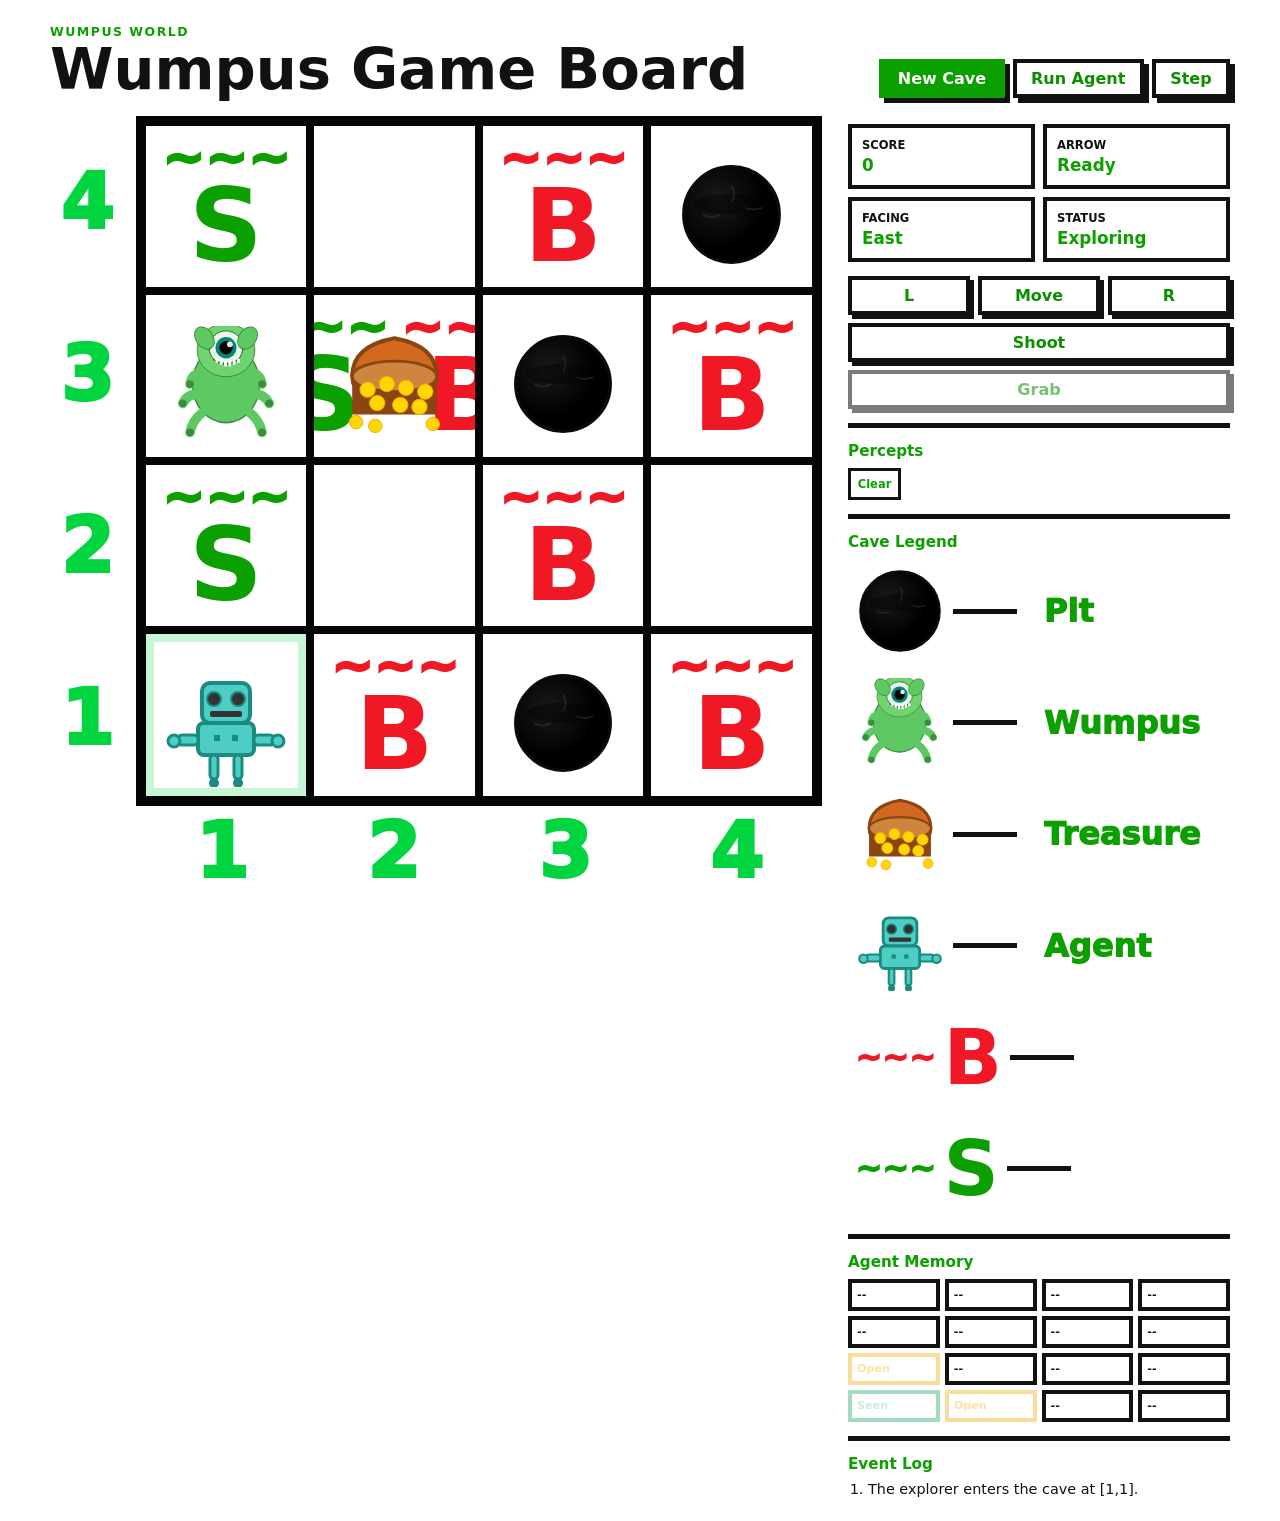
<file: index.html>
<!DOCTYPE html>
<html lang="en">
<head>
  <meta charset="UTF-8">
  <meta name="viewport" content="width=device-width, initial-scale=1.0">
  <title>Wumpus World Simulation</title>
  <link rel="stylesheet" href="styles.css">
</head>
<body>
  <main class="app">
    <section class="topbar" aria-label="Simulation controls">
      <div>
        <p class="eyebrow">Wumpus World</p>
        <h1>Wumpus Game Board</h1>
      </div>
      <div class="actions">
        <button id="newGameBtn" type="button">New Cave</button>
        <button id="autoBtn" type="button" aria-pressed="false">Run Agent</button>
        <button id="stepBtn" type="button">Step</button>
      </div>
    </section>

    <section class="layout">
      <div class="board-panel">
        <div class="reference-board">
          <div class="y-axis" aria-hidden="true">
            <span>4</span>
            <span>3</span>
            <span>2</span>
            <span>1</span>
          </div>
          <div>
            <div id="board" class="board" aria-label="Wumpus cave grid"></div>
            <div class="x-axis" aria-hidden="true">
              <span>1</span>
              <span>2</span>
              <span>3</span>
              <span>4</span>
            </div>
          </div>
        </div>
      </div>

      <aside class="side-panel" aria-label="Simulation status">
        <div class="status-grid">
          <div>
            <span>Score</span>
            <strong id="score">0</strong>
          </div>
          <div>
            <span>Arrow</span>
            <strong id="arrowState">Ready</strong>
          </div>
          <div>
            <span>Facing</span>
            <strong id="facing">East</strong>
          </div>
          <div>
            <span>Status</span>
            <strong id="gameState">Exploring</strong>
          </div>
        </div>

        <div class="control-pad" aria-label="Movement controls">
          <button id="turnLeftBtn" type="button" title="Turn left">L</button>
          <button id="moveBtn" type="button" title="Move forward">Move</button>
          <button id="turnRightBtn" type="button" title="Turn right">R</button>
          <button id="shootBtn" class="wide" type="button" title="Shoot arrow">Shoot</button>
          <button id="grabBtn" class="wide" type="button" title="Grab gold">Grab</button>
        </div>

        <div class="panel-block">
          <h2>Percepts</h2>
          <div id="percepts" class="chips"></div>
        </div>

        <div class="panel-block">
          <h2>Cave Legend</h2>
          <div class="legend">
            <span><img src="assets/pit.svg" alt=""> Pit</span>
            <span><img src="assets/wumpus.svg" alt=""> Wumpus</span>
            <span><img src="assets/gold.svg" alt=""> Treasure</span>
            <span><img src="assets/explorer.svg" alt=""> Agent</span>
            <span class="legend-mark breeze-mark">~~~ <b>B</b></span>
            <span class="legend-mark stench-mark">~~~ <b>S</b></span>
          </div>
        </div>

        <div class="panel-block">
          <h2>Agent Memory</h2>
          <div id="memory" class="memory"></div>
        </div>

        <div class="panel-block">
          <h2>Event Log</h2>
          <ol id="log" class="log"></ol>
        </div>
      </aside>
    </section>
  </main>

  <script src="app.js"></script>
</body>
</html>
</file>
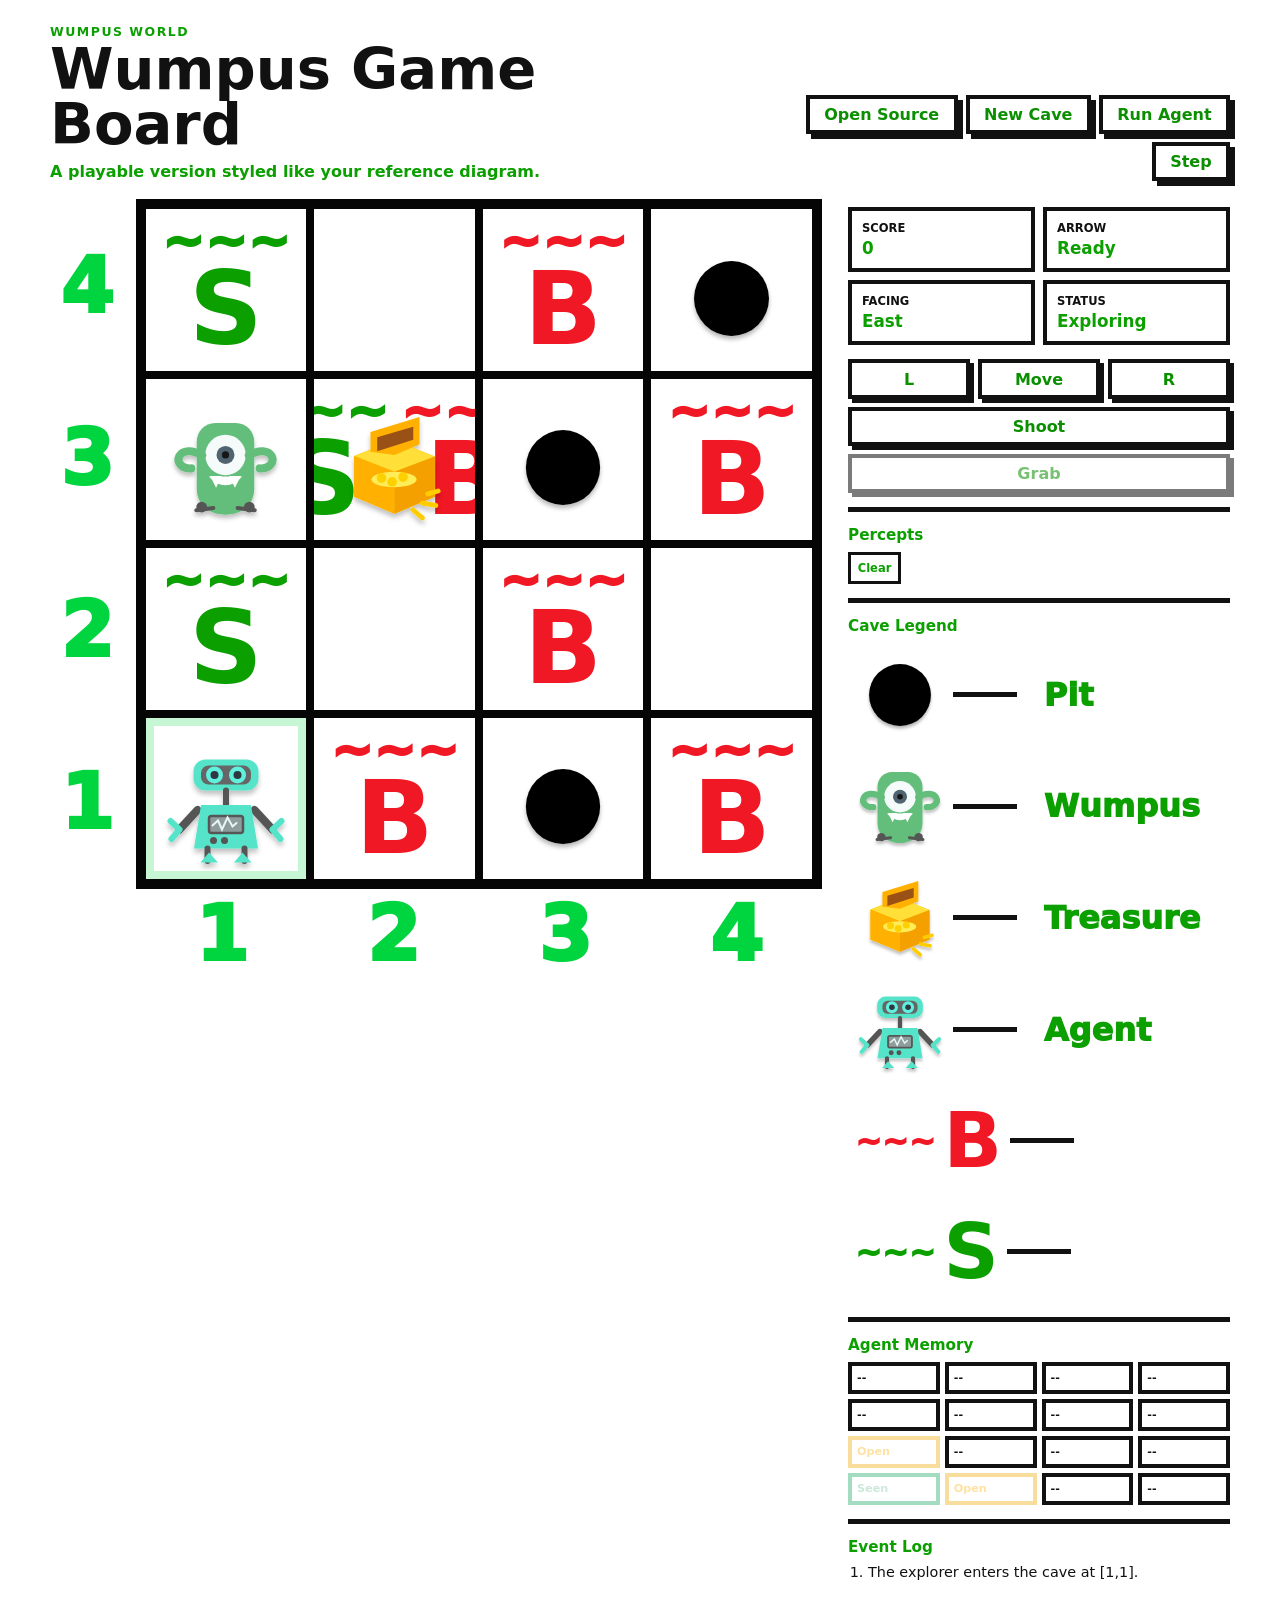
<file: wumpus-standalone.html>
<!DOCTYPE html>
<html lang="en">
<head>
  <meta charset="UTF-8">
  <meta name="viewport" content="width=device-width, initial-scale=1.0">
  <title>Wumpus World Simulation</title>
  <style>
:root {
  color-scheme: dark;
  --ink: #f6f1e8;
  --muted: #aaa49a;
  --panel: #191c1d;
  --panel-2: #222628;
  --line: #363a3d;
  --tile: #293035;
  --tile-seen: #3a4544;
  --accent: #f2c14e;
  --danger: #df5b57;
  --safe: #5abf90;
  --water: #65a6d9;
  --shadow: rgba(0, 0, 0, 0.35);
}

* {
  box-sizing: border-box;
}

body {
  margin: 0;
  min-height: 100vh;
  color: var(--ink);
  font-family: Inter, ui-sans-serif, system-ui, -apple-system, BlinkMacSystemFont, "Segoe UI", sans-serif;
  background:
    linear-gradient(rgba(7, 10, 10, 0.62), rgba(7, 10, 10, 0.82)),
    url("[data-uri]") center / 520px,
    radial-gradient(circle at 14% 18%, rgba(242, 193, 78, 0.12), transparent 26rem),
    linear-gradient(135deg, #111718 0%, #17191d 48%, #211916 100%);
}

button {
  border: 1px solid var(--line);
  border-radius: 7px;
  color: var(--ink);
  background: #2a2f33;
  min-height: 2.45rem;
  padding: 0 0.9rem;
  font: inherit;
  font-weight: 700;
  cursor: pointer;
  transition: transform 120ms ease, border-color 120ms ease, background 120ms ease;
}

button:hover {
  transform: translateY(-1px);
  border-color: #667077;
  background: #343a3f;
}

button:disabled {
  cursor: not-allowed;
  opacity: 0.55;
  transform: none;
}

.app {
  width: min(1180px, calc(100vw - 32px));
  margin: 0 auto;
  padding: 24px 0;
}

.topbar {
  display: flex;
  align-items: end;
  justify-content: space-between;
  gap: 18px;
  margin-bottom: 18px;
}

.eyebrow {
  margin: 0 0 4px;
  color: var(--accent);
  font-size: 0.78rem;
  font-weight: 800;
  letter-spacing: 0.12em;
  text-transform: uppercase;
}

h1,
h2 {
  margin: 0;
  letter-spacing: 0;
}

h1 {
  font-size: clamp(2rem, 4.5vw, 4.4rem);
  line-height: 0.95;
  overflow-wrap: anywhere;
  text-shadow: 0 5px 18px rgba(0, 0, 0, 0.5);
}

h2 {
  font-size: 0.95rem;
  color: #d7d2ca;
}

.actions {
  display: flex;
  flex-wrap: wrap;
  justify-content: flex-end;
  gap: 8px;
}

.subtitle {
  max-width: 38rem;
  margin: 10px 0 0;
  color: #d5cbb7;
  font-size: 1rem;
  font-weight: 650;
}

.actions button:first-child {
  background: #52472b;
  border-color: #7b6732;
}

.layout {
  display: grid;
  grid-template-columns: minmax(320px, 1fr) 360px;
  gap: 18px;
  align-items: start;
  min-width: 0;
}

.board-panel,
.side-panel {
  min-width: 0;
  border: 1px solid var(--line);
  border-radius: 8px;
  background: rgba(25, 28, 29, 0.88);
  box-shadow: 0 18px 60px var(--shadow);
}

.board-panel {
  padding: clamp(10px, 2vw, 18px);
}

.board {
  display: grid;
  grid-template-columns: repeat(4, minmax(66px, 1fr));
  gap: clamp(7px, 1.6vw, 12px);
  aspect-ratio: 1;
}

.cell {
  position: relative;
  display: grid;
  grid-template-rows: auto 1fr auto;
  min-width: 0;
  min-height: 0;
  padding: clamp(6px, 1.2vw, 10px);
  overflow: hidden;
  border: 1px solid #30383b;
  border-radius: 8px;
  background:
    linear-gradient(145deg, rgba(255, 255, 255, 0.04), transparent 55%),
    url("[data-uri]") center / cover,
    var(--tile);
}

.cell.unseen {
  background:
    linear-gradient(145deg, rgba(255, 255, 255, 0.03), transparent 58%),
    #111617;
}

.cell.seen {
  background:
    linear-gradient(145deg, rgba(255, 255, 255, 0.06), transparent 58%),
    url("[data-uri]") center / cover,
    var(--tile-seen);
}

.cell.current {
  border-color: var(--accent);
  box-shadow: inset 0 0 0 2px rgba(242, 193, 78, 0.5);
}

.coord {
  position: relative;
  z-index: 3;
  color: var(--muted);
  font-size: clamp(0.62rem, 1.2vw, 0.75rem);
  font-weight: 700;
}

.effects {
  position: absolute;
  inset: 0;
  z-index: 1;
  display: flex;
  align-items: center;
  justify-content: center;
  pointer-events: none;
}

.icons {
  position: relative;
  z-index: 2;
  display: flex;
  align-items: center;
  justify-content: center;
  gap: 0;
  min-height: 0;
}

.sprite {
  display: block;
  width: clamp(2.6rem, 9vw, 5.8rem);
  height: clamp(2.6rem, 9vw, 5.8rem);
  object-fit: contain;
  filter: drop-shadow(0 9px 9px rgba(0, 0, 0, 0.55));
}

.sprite.explorer {
  width: clamp(2.5rem, 8.4vw, 5.4rem);
  height: clamp(2.5rem, 8.4vw, 5.4rem);
}

.sprite.explorer.north {
  transform: rotate(0deg);
}

.sprite.explorer.east {
  transform: rotate(90deg);
}

.sprite.explorer.south {
  transform: rotate(180deg);
}

.sprite.explorer.west {
  transform: rotate(270deg);
}

.sprite.wumpus {
  width: clamp(3rem, 9.6vw, 6.5rem);
  height: clamp(3rem, 9.6vw, 6.5rem);
}

.sprite.pit {
  width: clamp(3rem, 9vw, 6rem);
  height: clamp(3rem, 9vw, 6rem);
}

.sprite.gold {
  width: clamp(2rem, 6.8vw, 4.5rem);
  height: clamp(2rem, 6.8vw, 4.5rem);
}

.sprite.breeze,
.sprite.stench {
  position: absolute;
  width: 76%;
  height: 76%;
  opacity: 0.48;
  filter: blur(0.2px) drop-shadow(0 0 10px rgba(150, 220, 255, 0.3));
}

.sprite.stench {
  width: 70%;
  height: 70%;
  opacity: 0.42;
  filter: blur(0.1px) drop-shadow(0 0 12px rgba(139, 224, 113, 0.38));
}

.badges {
  position: relative;
  z-index: 3;
  display: flex;
  flex-wrap: wrap;
  gap: 4px;
  min-height: 1.15rem;
}

.badge,
.chip {
  display: inline-flex;
  align-items: center;
  justify-content: center;
  min-width: 1.45rem;
  min-height: 1.25rem;
  border: 1px solid #4c5357;
  border-radius: 999px;
  padding: 0 0.42rem;
  color: #d8dee1;
  background: rgba(0, 0, 0, 0.2);
  font-size: 0.72rem;
  font-weight: 800;
}

.badge.safe {
  border-color: rgba(90, 191, 144, 0.7);
  color: #bdebd7;
}

.badge.risk {
  border-color: rgba(223, 91, 87, 0.7);
  color: #ffc5c3;
}

.side-panel {
  padding: 16px;
}

.status-grid {
  display: grid;
  grid-template-columns: repeat(2, 1fr);
  gap: 8px;
}

.status-grid div {
  min-width: 0;
  border: 1px solid var(--line);
  border-radius: 8px;
  padding: 10px;
  background: var(--panel-2);
}

.status-grid span {
  display: block;
  color: var(--muted);
  font-size: 0.72rem;
  font-weight: 800;
  text-transform: uppercase;
}

.status-grid strong {
  display: block;
  overflow-wrap: anywhere;
  margin-top: 3px;
  font-size: 1.05rem;
}

.control-pad {
  display: grid;
  grid-template-columns: repeat(3, 1fr);
  gap: 8px;
  margin: 14px 0;
}

.control-pad .wide {
  grid-column: span 3;
}

.panel-block {
  padding-top: 14px;
  border-top: 1px solid var(--line);
  margin-top: 14px;
}

.chips {
  display: flex;
  flex-wrap: wrap;
  gap: 6px;
  min-height: 2rem;
  margin-top: 8px;
}

.chip {
  border-color: #596267;
  color: var(--ink);
  background: #2b3435;
}

.legend {
  display: grid;
  grid-template-columns: repeat(2, minmax(0, 1fr));
  gap: 8px;
  margin-top: 8px;
}

.legend span {
  display: flex;
  align-items: center;
  gap: 8px;
  min-width: 0;
  border: 1px solid var(--line);
  border-radius: 7px;
  padding: 7px;
  color: #e8e1d5;
  background: #1d2224;
  font-size: 0.82rem;
  font-weight: 800;
}

.legend img {
  width: 2rem;
  height: 2rem;
  object-fit: contain;
  flex: 0 0 auto;
}

.memory {
  display: grid;
  grid-template-columns: repeat(4, minmax(0, 1fr));
  gap: 5px;
  margin-top: 8px;
}

.memory-cell {
  min-width: 0;
  min-height: 2rem;
  border: 1px solid var(--line);
  border-radius: 6px;
  padding: 5px;
  color: var(--muted);
  background: #171b1d;
  font-size: 0.7rem;
  font-weight: 800;
}

.memory-cell.visited {
  color: #cce8da;
  border-color: rgba(90, 191, 144, 0.55);
}

.memory-cell.frontier {
  color: #ffe2a0;
  border-color: rgba(242, 193, 78, 0.55);
}

.log {
  display: grid;
  gap: 7px;
  max-height: 12rem;
  overflow: auto;
  padding-left: 1.25rem;
  margin: 8px 0 0;
  color: #d6d0c5;
  font-size: 0.9rem;
}

@media (max-width: 860px) {
  .topbar {
    align-items: stretch;
    flex-direction: column;
  }

  .actions {
    justify-content: flex-start;
  }

  .layout {
    grid-template-columns: 1fr;
  }

  .side-panel {
    order: -1;
  }
}

@media (max-width: 460px) {
  .app {
    width: min(100vw - 20px, 1180px);
    padding: 12px 0;
  }

  .board {
    grid-template-columns: repeat(4, minmax(0, 1fr));
    gap: 6px;
  }

  .cell {
    padding: 5px;
  }

  .actions button {
    flex: 1 1 30%;
    padding-inline: 0.5rem;
  }

  h1 {
    font-size: clamp(1.75rem, 10vw, 2.35rem);
  }

  .memory-cell {
    font-size: 0.64rem;
    padding-inline: 3px;
  }
}

/* Reference image theme */
:root {
  color-scheme: light;
  --ink: #111;
  --muted: #148f00;
  --panel: #ffffff;
  --panel-2: #f4f4f4;
  --line: #111;
  --accent: #08a000;
  --danger: #f01824;
  --safe: #10a000;
  --shadow: rgba(0, 0, 0, 0.12);
}

body {
  color: var(--ink);
  background: #ffffff;
}

button,
.source-link {
  border: 4px solid #111;
  border-radius: 0;
  color: #0b8f00;
  background: #fff;
  box-shadow: 5px 5px 0 #111;
}

button:hover,
.source-link:hover {
  color: #fff;
  background: #0b9f00;
  border-color: #0b9f00;
}

.source-link {
  display: inline-flex;
  align-items: center;
  justify-content: center;
  min-height: 2.45rem;
  padding: 0 0.9rem;
  font-weight: 900;
  text-decoration: none;
}

.actions button:first-child {
  color: #fff;
  background: #0b9f00;
  border-color: #0b9f00;
}

.eyebrow,
.subtitle,
h2 {
  color: #0b9f00;
}

h1 {
  color: #111;
  text-shadow: none;
}

.layout {
  grid-template-columns: minmax(500px, 1fr) 390px;
}

.board-panel,
.side-panel {
  border: 0;
  border-radius: 0;
  background: #fff;
  box-shadow: none;
}

.board-panel {
  padding: 0;
}

.reference-board {
  display: grid;
  grid-template-columns: clamp(2.4rem, 6vw, 4.6rem) minmax(0, 1fr);
  gap: 12px;
  align-items: start;
}

.y-axis {
  display: grid;
  grid-template-rows: repeat(4, 1fr);
  height: min(68vw, 730px);
  max-height: calc(100vh - 210px);
  min-height: 420px;
  padding-top: 2px;
}

.x-axis {
  display: grid;
  grid-template-columns: repeat(4, 1fr);
  padding-top: 8px;
}

.y-axis span,
.x-axis span {
  color: #00d43f;
  font-size: clamp(2.3rem, 6vw, 5rem);
  line-height: 1;
  font-weight: 950;
}

.y-axis span {
  display: flex;
  align-items: center;
  justify-content: center;
}

.x-axis span {
  text-align: center;
}

.board {
  display: grid;
  grid-template-columns: repeat(4, minmax(0, 1fr));
  gap: 0;
  width: 100%;
  height: min(68vw, 730px);
  max-height: calc(100vh - 210px);
  min-height: 420px;
  aspect-ratio: 1;
  border: 6px solid #050505;
  background: #fff;
}

.cell {
  display: block;
  border: 4px solid #050505;
  border-radius: 0;
  background: #fff;
  overflow: hidden;
  padding: 0;
}

.cell.seen,
.cell.unseen {
  background: #fff;
}

.cell.current {
  border-color: #050505;
  box-shadow: inset 0 0 0 8px rgba(0, 212, 63, 0.22);
}

.effects {
  inset: 10px 8px auto 8px;
  z-index: 1;
  display: flex;
  align-items: flex-start;
  justify-content: center;
  gap: clamp(4px, 1vw, 12px);
  pointer-events: none;
}

.percept-marker {
  display: inline-flex;
  flex-direction: column;
  align-items: center;
  font-weight: 950;
  line-height: 0.88;
}

.percept-marker .waves {
  font-size: clamp(1.7rem, 4vw, 3.6rem);
  letter-spacing: 0;
}

.percept-marker strong {
  font-size: clamp(3.5rem, 8vw, 7.2rem);
  letter-spacing: 0;
}

.percept-marker.breeze {
  color: #f01824;
}

.percept-marker.stench {
  color: #0b9f00;
}

.icons {
  position: absolute;
  inset: 18% 8% 8%;
  z-index: 2;
}

.sprite {
  width: clamp(4rem, 9vw, 8.2rem);
  height: clamp(4rem, 9vw, 8.2rem);
  filter: none;
}

.sprite.explorer {
  width: clamp(4.6rem, 10vw, 9.4rem);
  height: clamp(4.6rem, 10vw, 9.4rem);
  transform: none !important;
}

.sprite.wumpus {
  width: clamp(4.5rem, 9vw, 8.8rem);
  height: clamp(4.5rem, 9vw, 8.8rem);
}

.sprite.pit {
  width: clamp(4.2rem, 8.5vw, 8rem);
  height: clamp(4.2rem, 8.5vw, 8rem);
}

.sprite.gold {
  width: clamp(4.6rem, 9.6vw, 9rem);
  height: clamp(4.6rem, 9.6vw, 9rem);
}

.badges {
  display: none;
}

.side-panel {
  padding: 8px 0 0 8px;
}

.status-grid div,
.memory-cell,
.legend span {
  border: 4px solid #111;
  border-radius: 0;
  background: #fff;
}

.status-grid span,
.memory-cell,
.log {
  color: #111;
}

.status-grid strong,
.chip {
  color: #0b9f00;
}

.control-pad button {
  box-shadow: 4px 4px 0 #111;
}

.panel-block {
  border-top: 5px solid #111;
}

.chip {
  border: 3px solid #111;
  border-radius: 0;
  background: #fff;
}

.legend {
  grid-template-columns: 1fr;
}

.legend span {
  min-height: 4.8rem;
  border-width: 0;
  color: #0b9f00;
  background: #fff;
  font-size: clamp(1.2rem, 2.5vw, 2.6rem);
  font-weight: 950;
}

.legend span::before {
  content: "";
  width: clamp(2rem, 5vw, 4rem);
  height: 5px;
  margin-right: clamp(0.5rem, 1.5vw, 1.5rem);
  background: #111;
}

.legend img {
  width: clamp(3rem, 7vw, 6rem);
  height: clamp(3rem, 7vw, 6rem);
  order: -1;
}

.legend-mark {
  display: grid !important;
  grid-template-columns: auto auto 1fr;
  column-gap: 16px;
}

.legend-mark::before {
  order: 2;
}

.legend-mark.breeze-mark {
  color: #f01824;
}

.legend-mark.stench-mark {
  color: #0b9f00;
}

.legend-mark b {
  font-size: clamp(2.6rem, 6vw, 5rem);
}

@media (max-width: 980px) {
  .layout {
    grid-template-columns: 1fr;
  }

  .side-panel {
    order: 0;
  }
}

@media (max-width: 620px) {
  .reference-board {
    grid-template-columns: 2.1rem minmax(0, 1fr);
    gap: 6px;
  }

  .board,
  .y-axis {
    min-height: 310px;
    height: calc(100vw - 68px);
  }

  .y-axis span,
  .x-axis span {
    font-size: 2.2rem;
  }

  .percept-marker .waves {
    font-size: 1.05rem;
  }

  .percept-marker strong {
    font-size: 2.3rem;
  }

  .sprite,
  .sprite.explorer,
  .sprite.wumpus,
  .sprite.pit,
  .sprite.gold {
    width: 3.6rem;
    height: 3.6rem;
  }
}

</style>
</head>
<body>
  <main class="app">
    <section class="topbar" aria-label="Simulation controls">
      <div>
        <p class="eyebrow">Wumpus World</p>
        <h1>Wumpus Game Board</h1>
        <p class="subtitle">A playable version styled like your reference diagram.</p>
      </div>
      <div class="actions">
        <a class="source-link" href="#" title="Publish this file online to make a public source link">Open Source</a>
        <button id="newGameBtn" type="button">New Cave</button>
        <button id="autoBtn" type="button" aria-pressed="false">Run Agent</button>
        <button id="stepBtn" type="button">Step</button>
      </div>
    </section>

    <section class="layout">
      <div class="board-panel">
        <div class="reference-board">
          <div class="y-axis" aria-hidden="true">
            <span>4</span>
            <span>3</span>
            <span>2</span>
            <span>1</span>
          </div>
          <div>
            <div id="board" class="board" aria-label="Wumpus cave grid"></div>
            <div class="x-axis" aria-hidden="true">
              <span>1</span>
              <span>2</span>
              <span>3</span>
              <span>4</span>
            </div>
          </div>
        </div>
      </div>

      <aside class="side-panel" aria-label="Simulation status">
        <div class="status-grid">
          <div>
            <span>Score</span>
            <strong id="score">0</strong>
          </div>
          <div>
            <span>Arrow</span>
            <strong id="arrowState">Ready</strong>
          </div>
          <div>
            <span>Facing</span>
            <strong id="facing">East</strong>
          </div>
          <div>
            <span>Status</span>
            <strong id="gameState">Exploring</strong>
          </div>
        </div>

        <div class="control-pad" aria-label="Movement controls">
          <button id="turnLeftBtn" type="button" title="Turn left">L</button>
          <button id="moveBtn" type="button" title="Move forward">Move</button>
          <button id="turnRightBtn" type="button" title="Turn right">R</button>
          <button id="shootBtn" class="wide" type="button" title="Shoot arrow">Shoot</button>
          <button id="grabBtn" class="wide" type="button" title="Grab gold">Grab</button>
        </div>

        <div class="panel-block">
          <h2>Percepts</h2>
          <div id="percepts" class="chips"></div>
        </div>

        <div class="panel-block">
          <h2>Cave Legend</h2>
          <div class="legend">
            <span><img src="[data-uri]" alt=""> Pit</span>
            <span><img src="[data-uri]" alt=""> Wumpus</span>
            <span><img src="[data-uri]" alt=""> Treasure</span>
            <span><img src="[data-uri]" alt=""> Agent</span>
            <span class="legend-mark breeze-mark">~~~ <b>B</b></span>
            <span class="legend-mark stench-mark">~~~ <b>S</b></span>
          </div>
        </div>

        <div class="panel-block">
          <h2>Agent Memory</h2>
          <div id="memory" class="memory"></div>
        </div>

        <div class="panel-block">
          <h2>Event Log</h2>
          <ol id="log" class="log"></ol>
        </div>
      </aside>
    </section>
  </main>

  <script>
const SIZE = 4;
const START = { x: 0, y: 0 };
const DIRS = [
  { name: "North", key: "north", dx: 0, dy: -1 },
  { name: "East", key: "east", dx: 1, dy: 0 },
  { name: "South", key: "south", dx: 0, dy: 1 },
  { name: "West", key: "west", dx: -1, dy: 0 }
];

const ASSETS = {
  explorer: "[data-uri]",
  wumpus: "[data-uri]",
  pit: "[data-uri]",
  gold: "[data-uri]",
  breeze: "[data-uri]",
  stench: "[data-uri]"
};

const REVEAL_WORLD = true;
const USE_REFERENCE_LAYOUT = true;

const boardEl = document.querySelector("#board");
const logEl = document.querySelector("#log");
const perceptsEl = document.querySelector("#percepts");
const memoryEl = document.querySelector("#memory");
const scoreEl = document.querySelector("#score");
const arrowStateEl = document.querySelector("#arrowState");
const facingEl = document.querySelector("#facing");
const gameStateEl = document.querySelector("#gameState");
const autoBtn = document.querySelector("#autoBtn");

let state;
let autoTimer = null;

function key(pos) {
  return `${pos.x},${pos.y}`;
}

function same(a, b) {
  return a.x === b.x && a.y === b.y;
}

function inBounds(pos) {
  return pos.x >= 0 && pos.x < SIZE && pos.y >= 0 && pos.y < SIZE;
}

function neighbors(pos) {
  return DIRS
    .map(dir => ({ x: pos.x + dir.dx, y: pos.y + dir.dy }))
    .filter(inBounds);
}

function randomCell(blocked) {
  const options = [];
  for (let y = 0; y < SIZE; y += 1) {
    for (let x = 0; x < SIZE; x += 1) {
      const pos = { x, y };
      if (!blocked.has(key(pos))) options.push(pos);
    }
  }
  return options[Math.floor(Math.random() * options.length)];
}

function createWorld() {
  if (USE_REFERENCE_LAYOUT) {
    return {
      wumpus: { x: 0, y: 2 },
      gold: { x: 1, y: 2 },
      pits: new Set(["2,0", "2,2", "3,3"]),
      wumpusAlive: true
    };
  }

  const blocked = new Set([key(START), "1,0", "0,1"]);
  const wumpus = randomCell(blocked);
  blocked.add(key(wumpus));
  const gold = randomCell(blocked);
  blocked.add(key(gold));

  const pits = new Set();
  while (pits.size < 3) {
    const pit = randomCell(blocked);
    pits.add(key(pit));
    blocked.add(key(pit));
  }

  return { wumpus, gold, pits, wumpusAlive: true };
}

function newGame() {
  stopAuto();
  state = {
    world: createWorld(),
    player: { ...START },
    dir: 1,
    score: 0,
    hasArrow: true,
    hasGold: false,
    over: false,
    won: false,
    bumped: false,
    screamed: false,
    visited: new Set([key(START)]),
    safe: new Set([key(START)]),
    suspected: new Map(),
    log: ["The explorer enters the cave at [1,1]."]
  };
  applyPercepts();
  render();
}

function currentPercepts() {
  const here = state.player;
  const around = neighbors(here);
  const world = state.world;
  const hasPitNear = around.some(pos => world.pits.has(key(pos)));
  const hasWumpusNear = world.wumpusAlive && around.some(pos => same(pos, world.wumpus));
  const percepts = [];
  if (hasPitNear) percepts.push("Breeze");
  if (hasWumpusNear) percepts.push("Stench");
  if (same(here, world.gold) && !state.hasGold) percepts.push("Glitter");
  if (state.bumped) percepts.push("Bump");
  if (state.screamed) percepts.push("Scream");
  if (percepts.length === 0) percepts.push("Clear");
  return percepts;
}

function applyPercepts() {
  const percepts = currentPercepts();
  const hereKey = key(state.player);
  state.visited.add(hereKey);
  state.safe.add(hereKey);

  const clear = !percepts.includes("Breeze") && !percepts.includes("Stench");
  for (const pos of neighbors(state.player)) {
    const posKey = key(pos);
    if (clear) {
      state.safe.add(posKey);
      state.suspected.delete(posKey);
    } else if (!state.visited.has(posKey) && !state.safe.has(posKey)) {
      const tags = state.suspected.get(posKey) || new Set();
      if (percepts.includes("Breeze")) tags.add("P?");
      if (percepts.includes("Stench")) tags.add("W?");
      state.suspected.set(posKey, tags);
    }
  }
}

function addLog(message) {
  state.log.unshift(message);
  state.log = state.log.slice(0, 8);
}

function endGame(won, message) {
  state.over = true;
  state.won = won;
  state.score += won ? 1000 : -1000;
  addLog(message);
  stopAuto();
}

function moveForward() {
  if (state.over) return;
  state.bumped = false;
  state.screamed = false;
  const dir = DIRS[state.dir];
  const next = { x: state.player.x + dir.dx, y: state.player.y + dir.dy };
  state.score -= 1;

  if (!inBounds(next)) {
    state.bumped = true;
    addLog("The cave wall blocks the move.");
    render();
    return;
  }

  state.player = next;
  addLog(`Moved to [${next.x + 1},${next.y + 1}].`);

  if (state.world.pits.has(key(next))) {
    endGame(false, "The explorer fell into a pit.");
  } else if (state.world.wumpusAlive && same(next, state.world.wumpus)) {
    endGame(false, "The Wumpus caught the explorer.");
  } else if (state.hasGold && same(next, START)) {
    endGame(true, "The explorer escaped with the gold.");
  } else {
    applyPercepts();
  }
  render();
}

function turn(amount) {
  if (state.over) return;
  state.bumped = false;
  state.screamed = false;
  state.dir = (state.dir + amount + DIRS.length) % DIRS.length;
  state.score -= 1;
  addLog(`Turned ${amount < 0 ? "left" : "right"}.`);
  applyPercepts();
  render();
}

function shoot() {
  if (state.over || !state.hasArrow) return;
  state.bumped = false;
  state.screamed = false;
  state.hasArrow = false;
  state.score -= 10;
  const dir = DIRS[state.dir];
  let arrow = { ...state.player };

  while (true) {
    arrow = { x: arrow.x + dir.dx, y: arrow.y + dir.dy };
    if (!inBounds(arrow)) break;
    if (state.world.wumpusAlive && same(arrow, state.world.wumpus)) {
      state.world.wumpusAlive = false;
      state.screamed = true;
      addLog("The arrow struck the Wumpus.");
      applyPercepts();
      render();
      return;
    }
  }

  addLog("The arrow vanished into the dark.");
  applyPercepts();
  render();
}

function grab() {
  if (state.over || state.hasGold || !same(state.player, state.world.gold)) return;
  state.bumped = false;
  state.screamed = false;
  state.hasGold = true;
  state.score += 100;
  addLog("Gold secured.");
  if (same(state.player, START)) {
    endGame(true, "The explorer escaped with the gold.");
  }
  render();
}

function maybeExit() {
  if (state.hasGold && same(state.player, START)) {
    endGame(true, "The explorer escaped with the gold.");
    render();
  }
}

function rotateToward(target) {
  const dx = target.x - state.player.x;
  const dy = target.y - state.player.y;
  const targetDir = DIRS.findIndex(dir => dir.dx === Math.sign(dx) && dir.dy === Math.sign(dy));
  if (targetDir === -1 || targetDir === state.dir) return false;
  const rightSteps = (targetDir - state.dir + DIRS.length) % DIRS.length;
  turn(rightSteps <= 2 ? 1 : -1);
  return true;
}

function stepAgent() {
  if (state.over) return;
  const percepts = currentPercepts();

  if (percepts.includes("Glitter")) {
    grab();
    return;
  }

  if (state.hasGold) {
    const routeHome = bestPath(state.player, START, cell => state.visited.has(key(cell)) || state.safe.has(key(cell)));
    if (routeHome.length > 1) {
      moveAlong(routeHome[1]);
    } else {
      maybeExit();
    }
    return;
  }

  const safeFrontier = neighbors(state.player).find(pos => state.safe.has(key(pos)) && !state.visited.has(key(pos)));
  if (safeFrontier) {
    moveAlong(safeFrontier);
    return;
  }

  const path = nearestSafeUnknown();
  if (path.length > 1) {
    moveAlong(path[1]);
    return;
  }

  if (percepts.includes("Stench") && state.hasArrow) {
    shoot();
    return;
  }

  const retreat = bestPath(state.player, START, cell => state.visited.has(key(cell)));
  if (retreat.length > 1) {
    moveAlong(retreat[1]);
  } else {
    addLog("Agent paused: no safe frontier remains.");
    stopAuto();
    render();
  }
}

function moveAlong(next) {
  if (rotateToward(next)) return;
  moveForward();
}

function nearestSafeUnknown() {
  let best = [];
  for (const safeKey of state.safe) {
    if (state.visited.has(safeKey)) continue;
    const [x, y] = safeKey.split(",").map(Number);
    const path = bestPath(state.player, { x, y }, cell => state.safe.has(key(cell)));
    if (path.length && (!best.length || path.length < best.length)) best = path;
  }
  return best;
}

function bestPath(from, to, passable) {
  const queue = [[from]];
  const seen = new Set([key(from)]);
  while (queue.length) {
    const path = queue.shift();
    const last = path[path.length - 1];
    if (same(last, to)) return path;
    for (const next of neighbors(last)) {
      const nextKey = key(next);
      if (seen.has(nextKey) || !passable(next)) continue;
      seen.add(nextKey);
      queue.push([...path, next]);
    }
  }
  return [];
}

function toggleAuto() {
  if (autoTimer) {
    stopAuto();
    return;
  }
  autoBtn.textContent = "Pause Agent";
  autoBtn.setAttribute("aria-pressed", "true");
  autoTimer = window.setInterval(stepAgent, 650);
}

function stopAuto() {
  if (autoTimer) window.clearInterval(autoTimer);
  autoTimer = null;
  autoBtn.textContent = "Run Agent";
  autoBtn.setAttribute("aria-pressed", "false");
}

function render() {
  renderBoard();
  renderPanel();
  renderMemory();
}

function renderBoard() {
  boardEl.innerHTML = "";
  for (let y = SIZE - 1; y >= 0; y -= 1) {
    for (let x = 0; x < SIZE; x += 1) {
      const pos = { x, y };
      const posKey = key(pos);
      const seen = state.visited.has(posKey) || REVEAL_WORLD;
      const percepts = perceptsFor(pos);
      const cell = document.createElement("div");
      cell.className = `cell ${seen ? "seen" : "unseen"} ${same(pos, state.player) ? "current" : ""}`;

      if (seen || state.over) {
        const effects = document.createElement("div");
        effects.className = "effects";
        if (percepts.includes("Stench")) effects.append(marker("S", "stench", "Stench"));
        if (percepts.includes("Breeze")) effects.append(marker("B", "breeze", "Breeze"));
        cell.append(effects);
      }

      const icons = document.createElement("div");
      icons.className = "icons";
      if (seen || state.over) {
        if (state.world.pits.has(posKey)) icons.append(sprite("pit", "Pit"));
        if (!state.hasGold && same(pos, state.world.gold)) icons.append(sprite("gold", "Gold"));
        if (state.world.wumpusAlive && same(pos, state.world.wumpus)) icons.append(sprite("wumpus", "Wumpus"));
      }
      if (same(pos, state.player)) icons.append(sprite("explorer", "Explorer", DIRS[state.dir].key));
      cell.append(icons);

      const badges = document.createElement("div");
      badges.className = "badges";
      if (state.safe.has(posKey)) badges.append(badge("Safe", "safe"));
      if (state.suspected.has(posKey)) {
        for (const label of state.suspected.get(posKey)) badges.append(badge(label, "risk"));
      }
      cell.append(badges);
      boardEl.append(cell);
    }
  }
}

function marker(letter, type, label) {
  const el = document.createElement("span");
  el.className = `percept-marker ${type}`;
  el.setAttribute("aria-label", label);
  el.innerHTML = `<span class="waves">~~~</span><strong>${letter}</strong>`;
  return el;
}

function perceptsFor(pos) {
  const around = neighbors(pos);
  const result = [];
  if (around.some(next => state.world.pits.has(key(next)))) result.push("Breeze");
  if (state.world.wumpusAlive && around.some(next => same(next, state.world.wumpus))) result.push("Stench");
  return result;
}

function sprite(type, label, extra = "") {
  const el = document.createElement("img");
  el.className = `sprite ${type} ${extra}`;
  el.src = ASSETS[type];
  el.alt = label;
  el.draggable = false;
  return el;
}

function badge(label, type) {
  const el = document.createElement("span");
  el.className = `badge ${type}`;
  el.textContent = label;
  return el;
}

function renderPanel() {
  scoreEl.textContent = state.score;
  arrowStateEl.textContent = state.hasArrow ? "Ready" : "Spent";
  facingEl.textContent = DIRS[state.dir].name;
  gameStateEl.textContent = state.over ? (state.won ? "Escaped" : "Lost") : "Exploring";

  perceptsEl.innerHTML = "";
  for (const percept of currentPercepts()) {
    const chip = document.createElement("span");
    chip.className = "chip";
    chip.textContent = percept;
    perceptsEl.append(chip);
  }

  logEl.innerHTML = "";
  for (const item of state.log) {
    const li = document.createElement("li");
    li.textContent = item;
    logEl.append(li);
  }

  const disabled = state.over;
  document.querySelector("#moveBtn").disabled = disabled;
  document.querySelector("#turnLeftBtn").disabled = disabled;
  document.querySelector("#turnRightBtn").disabled = disabled;
  document.querySelector("#shootBtn").disabled = disabled || !state.hasArrow;
  document.querySelector("#grabBtn").disabled = disabled || state.hasGold || !same(state.player, state.world.gold);
  document.querySelector("#stepBtn").disabled = disabled;
}

function renderMemory() {
  memoryEl.innerHTML = "";
  for (let y = SIZE - 1; y >= 0; y -= 1) {
    for (let x = 0; x < SIZE; x += 1) {
      const posKey = `${x},${y}`;
      const cell = document.createElement("div");
      const isVisited = state.visited.has(posKey);
      const isFrontier = state.safe.has(posKey) && !isVisited;
      cell.className = `memory-cell ${isVisited ? "visited" : ""} ${isFrontier ? "frontier" : ""}`;
      cell.textContent = isVisited ? "Seen" : isFrontier ? "Open" : state.suspected.has(posKey) ? [...state.suspected.get(posKey)].join(" ") : "--";
      memoryEl.append(cell);
    }
  }
}

document.querySelector("#newGameBtn").addEventListener("click", newGame);
document.querySelector("#moveBtn").addEventListener("click", moveForward);
document.querySelector("#turnLeftBtn").addEventListener("click", () => turn(-1));
document.querySelector("#turnRightBtn").addEventListener("click", () => turn(1));
document.querySelector("#shootBtn").addEventListener("click", shoot);
document.querySelector("#grabBtn").addEventListener("click", grab);
document.querySelector("#stepBtn").addEventListener("click", stepAgent);
autoBtn.addEventListener("click", toggleAuto);

window.addEventListener("keydown", event => {
  if (event.key === "ArrowUp") moveForward();
  if (event.key === "ArrowLeft") turn(-1);
  if (event.key === "ArrowRight") turn(1);
  if (event.key.toLowerCase() === "s") shoot();
  if (event.key.toLowerCase() === "g") grab();
});

newGame();

</script>
</body>
</html>
</file>
<file: styles.css>
:root {
  color-scheme: dark;
  --ink: #f6f1e8;
  --muted: #aaa49a;
  --panel: #191c1d;
  --panel-2: #222628;
  --line: #363a3d;
  --tile: #293035;
  --tile-seen: #3a4544;
  --accent: #f2c14e;
  --danger: #df5b57;
  --safe: #5abf90;
  --water: #65a6d9;
  --shadow: rgba(0, 0, 0, 0.35);
}

* {
  box-sizing: border-box;
}

body {
  margin: 0;
  min-height: 100vh;
  color: var(--ink);
  font-family: Inter, ui-sans-serif, system-ui, -apple-system, BlinkMacSystemFont, "Segoe UI", sans-serif;
  background:
    linear-gradient(rgba(7, 10, 10, 0.62), rgba(7, 10, 10, 0.82)),
    url("assets/cave-floor.svg") center / 520px,
    radial-gradient(circle at 14% 18%, rgba(242, 193, 78, 0.12), transparent 26rem),
    linear-gradient(135deg, #111718 0%, #17191d 48%, #211916 100%);
}

button {
  border: 1px solid var(--line);
  border-radius: 7px;
  color: var(--ink);
  background: #2a2f33;
  min-height: 2.45rem;
  padding: 0 0.9rem;
  font: inherit;
  font-weight: 700;
  cursor: pointer;
  transition: transform 120ms ease, border-color 120ms ease, background 120ms ease;
}

button:hover {
  transform: translateY(-1px);
  border-color: #667077;
  background: #343a3f;
}

button:disabled {
  cursor: not-allowed;
  opacity: 0.55;
  transform: none;
}

.app {
  width: min(1180px, calc(100vw - 32px));
  margin: 0 auto;
  padding: 24px 0;
}

.topbar {
  display: flex;
  align-items: end;
  justify-content: space-between;
  gap: 18px;
  margin-bottom: 18px;
}

.eyebrow {
  margin: 0 0 4px;
  color: var(--accent);
  font-size: 0.78rem;
  font-weight: 800;
  letter-spacing: 0.12em;
  text-transform: uppercase;
}

h1,
h2 {
  margin: 0;
  letter-spacing: 0;
}

h1 {
  font-size: clamp(2rem, 4.5vw, 4.4rem);
  line-height: 0.95;
  overflow-wrap: anywhere;
  text-shadow: 0 5px 18px rgba(0, 0, 0, 0.5);
}

h2 {
  font-size: 0.95rem;
  color: #d7d2ca;
}

.actions {
  display: flex;
  flex-wrap: wrap;
  justify-content: flex-end;
  gap: 8px;
}

.subtitle {
  max-width: 38rem;
  margin: 10px 0 0;
  color: #d5cbb7;
  font-size: 1rem;
  font-weight: 650;
}

.actions button:first-child {
  background: #52472b;
  border-color: #7b6732;
}

.layout {
  display: grid;
  grid-template-columns: minmax(320px, 1fr) 360px;
  gap: 18px;
  align-items: start;
  min-width: 0;
}

.board-panel,
.side-panel {
  min-width: 0;
  border: 1px solid var(--line);
  border-radius: 8px;
  background: rgba(25, 28, 29, 0.88);
  box-shadow: 0 18px 60px var(--shadow);
}

.board-panel {
  padding: clamp(10px, 2vw, 18px);
}

.board {
  display: grid;
  grid-template-columns: repeat(4, minmax(66px, 1fr));
  gap: clamp(7px, 1.6vw, 12px);
  aspect-ratio: 1;
}

.cell {
  position: relative;
  display: grid;
  grid-template-rows: auto 1fr auto;
  min-width: 0;
  min-height: 0;
  padding: clamp(6px, 1.2vw, 10px);
  overflow: hidden;
  border: 1px solid #30383b;
  border-radius: 8px;
  background:
    linear-gradient(145deg, rgba(255, 255, 255, 0.04), transparent 55%),
    url("assets/cave-floor.svg") center / cover,
    var(--tile);
}

.cell.unseen {
  background:
    linear-gradient(145deg, rgba(255, 255, 255, 0.03), transparent 58%),
    #111617;
}

.cell.seen {
  background:
    linear-gradient(145deg, rgba(255, 255, 255, 0.06), transparent 58%),
    url("assets/cave-floor.svg") center / cover,
    var(--tile-seen);
}

.cell.current {
  border-color: var(--accent);
  box-shadow: inset 0 0 0 2px rgba(242, 193, 78, 0.5);
}

.coord {
  position: relative;
  z-index: 3;
  color: var(--muted);
  font-size: clamp(0.62rem, 1.2vw, 0.75rem);
  font-weight: 700;
}

.effects {
  position: absolute;
  inset: 0;
  z-index: 1;
  display: flex;
  align-items: center;
  justify-content: center;
  pointer-events: none;
}

.icons {
  position: relative;
  z-index: 2;
  display: flex;
  align-items: center;
  justify-content: center;
  gap: 0;
  min-height: 0;
}

.sprite {
  display: block;
  width: clamp(2.6rem, 9vw, 5.8rem);
  height: clamp(2.6rem, 9vw, 5.8rem);
  object-fit: contain;
  filter: drop-shadow(0 9px 9px rgba(0, 0, 0, 0.55));
}

.sprite.explorer {
  width: clamp(2.5rem, 8.4vw, 5.4rem);
  height: clamp(2.5rem, 8.4vw, 5.4rem);
}

.sprite.explorer.north {
  transform: rotate(0deg);
}

.sprite.explorer.east {
  transform: rotate(90deg);
}

.sprite.explorer.south {
  transform: rotate(180deg);
}

.sprite.explorer.west {
  transform: rotate(270deg);
}

.sprite.wumpus {
  width: clamp(3rem, 9.6vw, 6.5rem);
  height: clamp(3rem, 9.6vw, 6.5rem);
}

.sprite.pit {
  width: clamp(3rem, 9vw, 6rem);
  height: clamp(3rem, 9vw, 6rem);
}

.sprite.gold {
  width: clamp(2rem, 6.8vw, 4.5rem);
  height: clamp(2rem, 6.8vw, 4.5rem);
}

.sprite.breeze,
.sprite.stench {
  position: absolute;
  width: 76%;
  height: 76%;
  opacity: 0.48;
  filter: blur(0.2px) drop-shadow(0 0 10px rgba(150, 220, 255, 0.3));
}

.sprite.stench {
  width: 70%;
  height: 70%;
  opacity: 0.42;
  filter: blur(0.1px) drop-shadow(0 0 12px rgba(139, 224, 113, 0.38));
}

.badges {
  position: relative;
  z-index: 3;
  display: flex;
  flex-wrap: wrap;
  gap: 4px;
  min-height: 1.15rem;
}

.badge,
.chip {
  display: inline-flex;
  align-items: center;
  justify-content: center;
  min-width: 1.45rem;
  min-height: 1.25rem;
  border: 1px solid #4c5357;
  border-radius: 999px;
  padding: 0 0.42rem;
  color: #d8dee1;
  background: rgba(0, 0, 0, 0.2);
  font-size: 0.72rem;
  font-weight: 800;
}

.badge.safe {
  border-color: rgba(90, 191, 144, 0.7);
  color: #bdebd7;
}

.badge.risk {
  border-color: rgba(223, 91, 87, 0.7);
  color: #ffc5c3;
}

.side-panel {
  padding: 16px;
}

.status-grid {
  display: grid;
  grid-template-columns: repeat(2, 1fr);
  gap: 8px;
}

.status-grid div {
  min-width: 0;
  border: 1px solid var(--line);
  border-radius: 8px;
  padding: 10px;
  background: var(--panel-2);
}

.status-grid span {
  display: block;
  color: var(--muted);
  font-size: 0.72rem;
  font-weight: 800;
  text-transform: uppercase;
}

.status-grid strong {
  display: block;
  overflow-wrap: anywhere;
  margin-top: 3px;
  font-size: 1.05rem;
}

.control-pad {
  display: grid;
  grid-template-columns: repeat(3, 1fr);
  gap: 8px;
  margin: 14px 0;
}

.control-pad .wide {
  grid-column: span 3;
}

.panel-block {
  padding-top: 14px;
  border-top: 1px solid var(--line);
  margin-top: 14px;
}

.chips {
  display: flex;
  flex-wrap: wrap;
  gap: 6px;
  min-height: 2rem;
  margin-top: 8px;
}

.chip {
  border-color: #596267;
  color: var(--ink);
  background: #2b3435;
}

.legend {
  display: grid;
  grid-template-columns: repeat(2, minmax(0, 1fr));
  gap: 8px;
  margin-top: 8px;
}

.legend span {
  display: flex;
  align-items: center;
  gap: 8px;
  min-width: 0;
  border: 1px solid var(--line);
  border-radius: 7px;
  padding: 7px;
  color: #e8e1d5;
  background: #1d2224;
  font-size: 0.82rem;
  font-weight: 800;
}

.legend img {
  width: 2rem;
  height: 2rem;
  object-fit: contain;
  flex: 0 0 auto;
}

.memory {
  display: grid;
  grid-template-columns: repeat(4, minmax(0, 1fr));
  gap: 5px;
  margin-top: 8px;
}


.memory-cell {
  min-width: 0;
  min-height: 2rem;
  border: 1px solid var(--line);
  border-radius: 6px;
  padding: 5px;
  color: var(--muted);
  background: #171b1d;
  font-size: 0.7rem;
  font-weight: 800;
}

.memory-cell.visited {
  color: #cce8da;
  border-color: rgba(90, 191, 144, 0.55);
}

.memory-cell.frontier {
  color: #ffe2a0;
  border-color: rgba(242, 193, 78, 0.55);
}

.log {
  display: grid;
  gap: 7px;
  max-height: 12rem;
  overflow: auto;
  padding-left: 1.25rem;
  margin: 8px 0 0;
  color: #d6d0c5;
  font-size: 0.9rem;
}

@media (max-width: 860px) {
  .topbar {
    align-items: stretch;
    flex-direction: column;
  }

  .actions {
    justify-content: flex-start;
  }

  .layout {
    grid-template-columns: 1fr;
  }

  .side-panel {
    order: -1;
  }
}

@media (max-width: 460px) {
  .app {
    width: min(100vw - 20px, 1180px);
    padding: 12px 0;
  }

  .board {
    grid-template-columns: repeat(4, minmax(0, 1fr));
    gap: 6px;
  }

  .cell {
    padding: 5px;
  }

  .actions button {
    flex: 1 1 30%;
    padding-inline: 0.5rem;
  }

  h1 {
    font-size: clamp(1.75rem, 10vw, 2.35rem);
  }

  .memory-cell {
    font-size: 0.64rem;
    padding-inline: 3px;
  }
}

/* Reference image theme */
:root {
  color-scheme: light;
  --ink: #111;
  --muted: #148f00;
  --panel: #ffffff;
  --panel-2: #f4f4f4;
  --line: #111;
  --accent: #08a000;
  --danger: #f01824;
  --safe: #10a000;
  --shadow: rgba(0, 0, 0, 0.12);
}

body {
  color: var(--ink);
  background: #ffffff;
}

button,
.source-link {
  border: 4px solid #111;
  border-radius: 0;
  color: #0b8f00;
  background: #fff;
  box-shadow: 5px 5px 0 #111;
}

button:hover,
.source-link:hover {
  color: #fff;
  background: #0b9f00;
  border-color: #0b9f00;
}

.source-link {
  display: inline-flex;
  align-items: center;
  justify-content: center;
  min-height: 2.45rem;
  padding: 0 0.9rem;
  font-weight: 900;
  text-decoration: none;
}

.actions button:first-child {
  color: #fff;
  background: #0b9f00;
  border-color: #0b9f00;
}

.eyebrow,
.subtitle,
h2 {
  color: #0b9f00;
}

h1 {
  color: #111;
  text-shadow: none;
}

.layout {
  grid-template-columns: minmax(500px, 1fr) 390px;
}

.board-panel,
.side-panel {
  border: 0;
  border-radius: 0;
  background: #fff;
  box-shadow: none;
}

.board-panel {
  padding: 0;
}

.reference-board {
  display: grid;
  grid-template-columns: clamp(2.4rem, 6vw, 4.6rem) minmax(0, 1fr);
  gap: 12px;
  align-items: start;
}

.y-axis {
  display: grid;
  grid-template-rows: repeat(4, 1fr);
  height: min(68vw, 730px);
  max-height: calc(100vh - 210px);
  min-height: 420px;
  padding-top: 2px;
}

.x-axis {
  display: grid;
  grid-template-columns: repeat(4, 1fr);
  padding-top: 8px;
}

.y-axis span,
.x-axis span {
  color: #00d43f;
  font-size: clamp(2.3rem, 6vw, 5rem);
  line-height: 1;
  font-weight: 950;
}

.y-axis span {
  display: flex;
  align-items: center;
  justify-content: center;
}

.x-axis span {
  text-align: center;
}

.board {
  display: grid;
  grid-template-columns: repeat(4, minmax(0, 1fr));
  gap: 0;
  width: 100%;
  height: min(68vw, 730px);
  max-height: calc(100vh - 210px);
  min-height: 420px;
  aspect-ratio: 1;
  border: 6px solid #050505;
  background: #fff;
}

.cell {
  display: block;
  border: 4px solid #050505;
  border-radius: 0;
  background: #fff;
  overflow: hidden;
  padding: 0;
}

.cell.seen,
.cell.unseen {
  background: #fff;
}

.cell.current {
  border-color: #050505;
  box-shadow: inset 0 0 0 8px rgba(0, 212, 63, 0.22);
}

.effects {
  inset: 10px 8px auto 8px;
  z-index: 1;
  display: flex;
  align-items: flex-start;
  justify-content: center;
  gap: clamp(4px, 1vw, 12px);
  pointer-events: none;
}

.percept-marker {
  display: inline-flex;
  flex-direction: column;
  align-items: center;
  font-weight: 950;
  line-height: 0.88;
}

.percept-marker .waves {
  font-size: clamp(1.7rem, 4vw, 3.6rem);
  letter-spacing: 0;
}

.percept-marker strong {
  font-size: clamp(3.5rem, 8vw, 7.2rem);
  letter-spacing: 0;
}

.percept-marker.breeze {
  color: #f01824;
}

.percept-marker.stench {
  color: #0b9f00;
}

.icons {
  position: absolute;
  inset: 18% 8% 8%;
  z-index: 2;
}

.sprite {
  width: clamp(4rem, 9vw, 8.2rem);
  height: clamp(4rem, 9vw, 8.2rem);
  filter: none;
}

.sprite.explorer {
  width: clamp(4.6rem, 10vw, 9.4rem);
  height: clamp(4.6rem, 10vw, 9.4rem);
  transform: none !important;
}

.sprite.wumpus {
  width: clamp(4.5rem, 9vw, 8.8rem);
  height: clamp(4.5rem, 9vw, 8.8rem);
}

.sprite.pit {
  width: clamp(4.2rem, 8.5vw, 8rem);
  height: clamp(4.2rem, 8.5vw, 8rem);
}

.sprite.gold {
  width: clamp(4.6rem, 9.6vw, 9rem);
  height: clamp(4.6rem, 9.6vw, 9rem);
}

.badges {
  display: none;
}

.side-panel {
  padding: 8px 0 0 8px;
}

.status-grid div,
.memory-cell,
.legend span {
  border: 4px solid #111;
  border-radius: 0;
  background: #fff;
}

.status-grid span,
.memory-cell,
.log {
  color: #111;
}

.status-grid strong,
.chip {
  color: #0b9f00;
}

.control-pad button {
  box-shadow: 4px 4px 0 #111;
}

.panel-block {
  border-top: 5px solid #111;
}

.chip {
  border: 3px solid #111;
  border-radius: 0;
  background: #fff;
}

.legend {
  grid-template-columns: 1fr;
}

.legend span {
  min-height: 4.8rem;
  border-width: 0;
  color: #0b9f00;
  background: #fff;
  font-size: clamp(1.2rem, 2.5vw, 2.6rem);
  font-weight: 950;
}

.legend span::before {
  content: "";
  width: clamp(2rem, 5vw, 4rem);
  height: 5px;
  margin-right: clamp(0.5rem, 1.5vw, 1.5rem);
  background: #111;
}

.legend img {
  width: clamp(3rem, 7vw, 6rem);
  height: clamp(3rem, 7vw, 6rem);
  order: -1;
}

.legend-mark {
  display: grid !important;
  grid-template-columns: auto auto 1fr;
  column-gap: 16px;
}

.legend-mark::before {
  order: 2;
}

.legend-mark.breeze-mark {
  color: #f01824;
}

.legend-mark.stench-mark {
  color: #0b9f00;
}

.legend-mark b {
  font-size: clamp(2.6rem, 6vw, 5rem);
}

@media (max-width: 980px) {
  .layout {
    grid-template-columns: 1fr;
  }

  .side-panel {
    order: 0;
  }
}

@media (max-width: 620px) {
  .reference-board {
    grid-template-columns: 2.1rem minmax(0, 1fr);
    gap: 6px;
  }

  .board,
  .y-axis {
    min-height: 310px;
    height: calc(100vw - 68px);
  }

  .y-axis span,
  .x-axis span {
    font-size: 2.2rem;
  }

  .percept-marker .waves {
    font-size: 1.05rem;
  }

  .percept-marker strong {
    font-size: 2.3rem;
  }

  .sprite,
  .sprite.explorer,
  .sprite.wumpus,
  .sprite.pit,
  .sprite.gold {
    width: 3.6rem;
    height: 3.6rem;
  }
}
</file>
